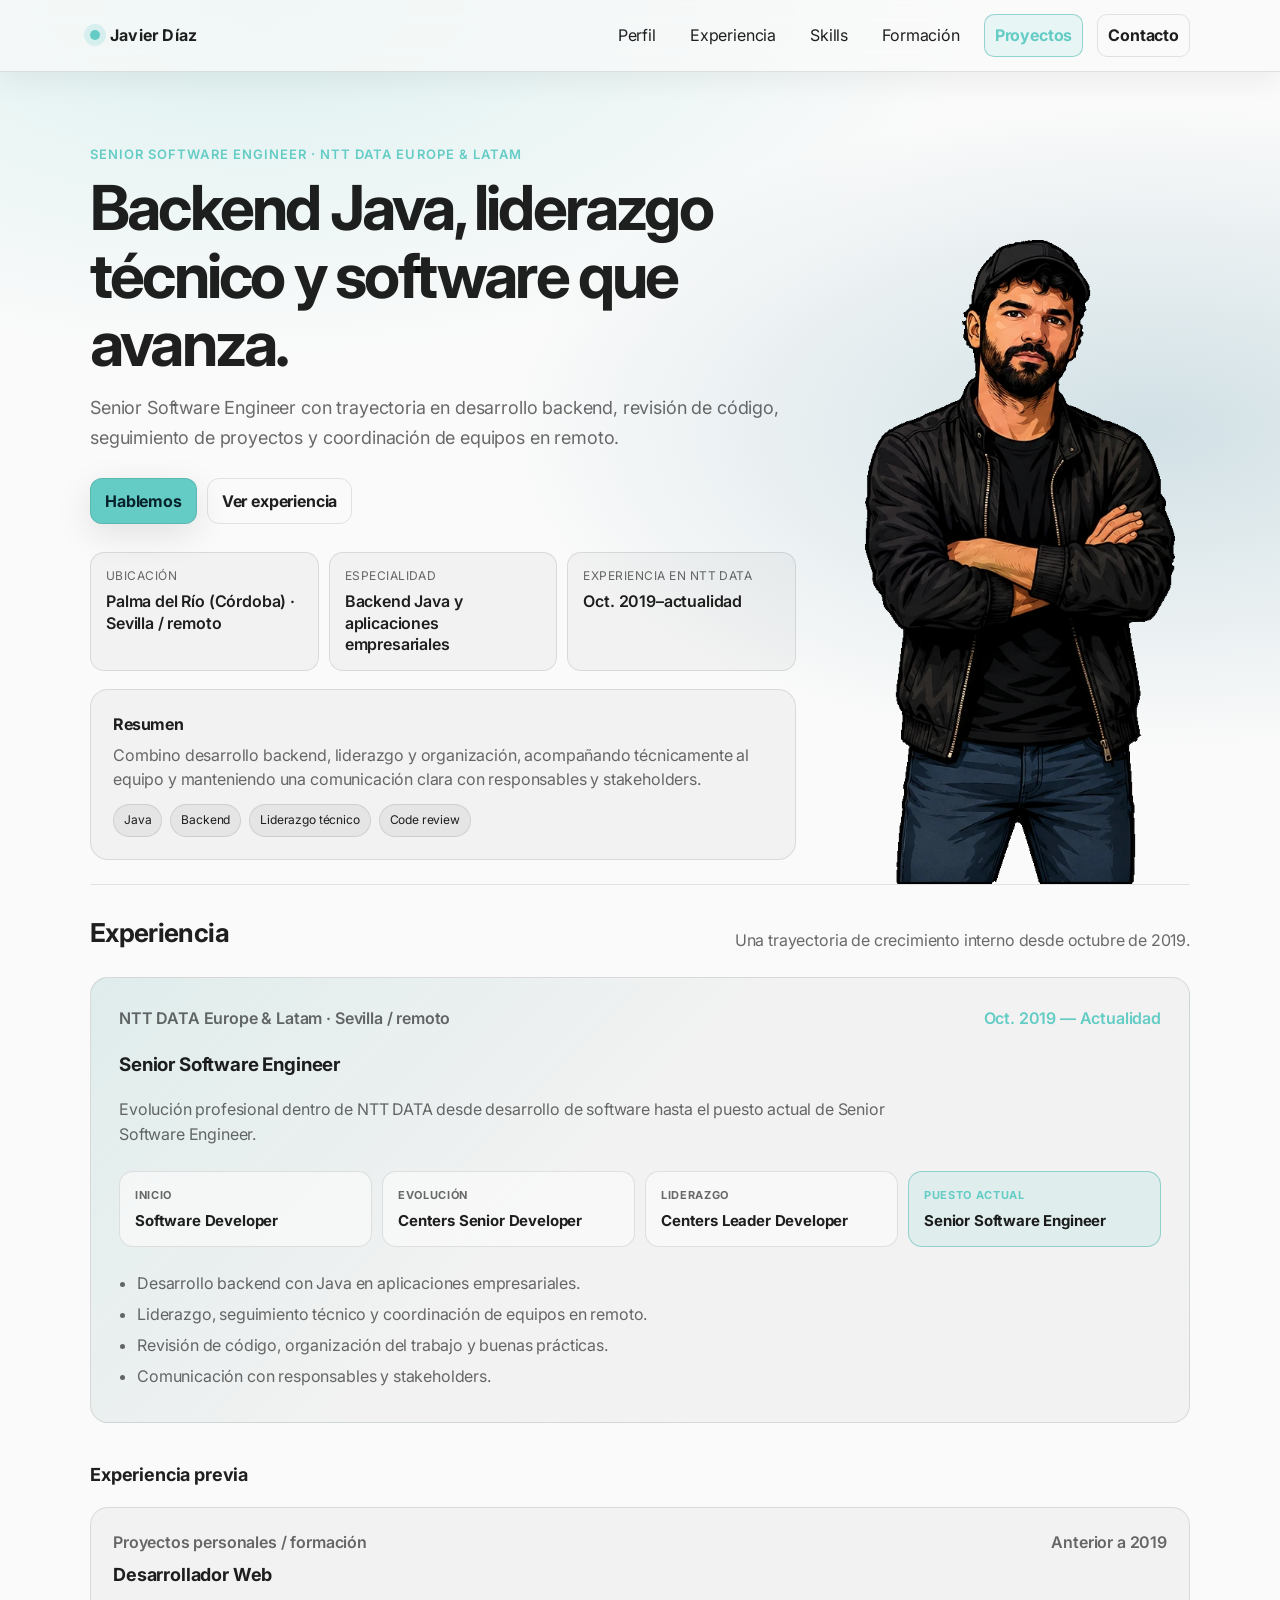
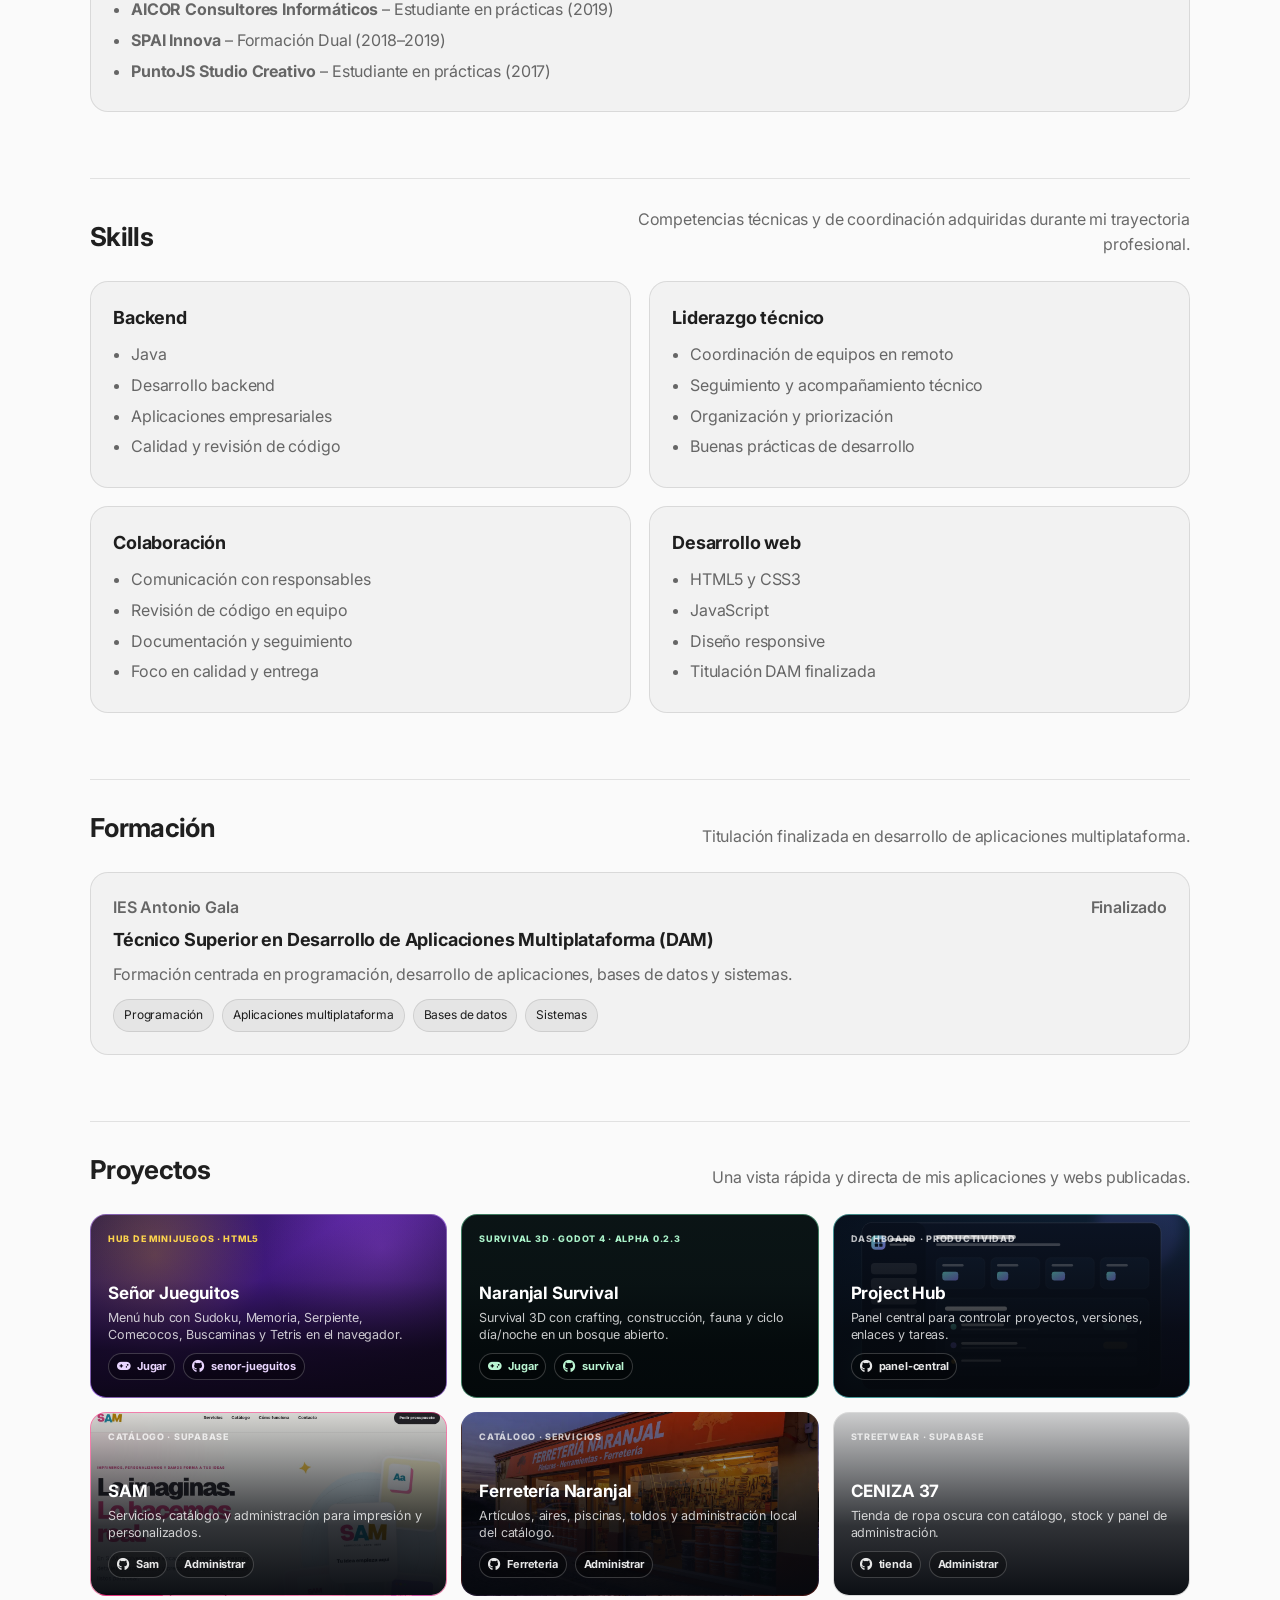
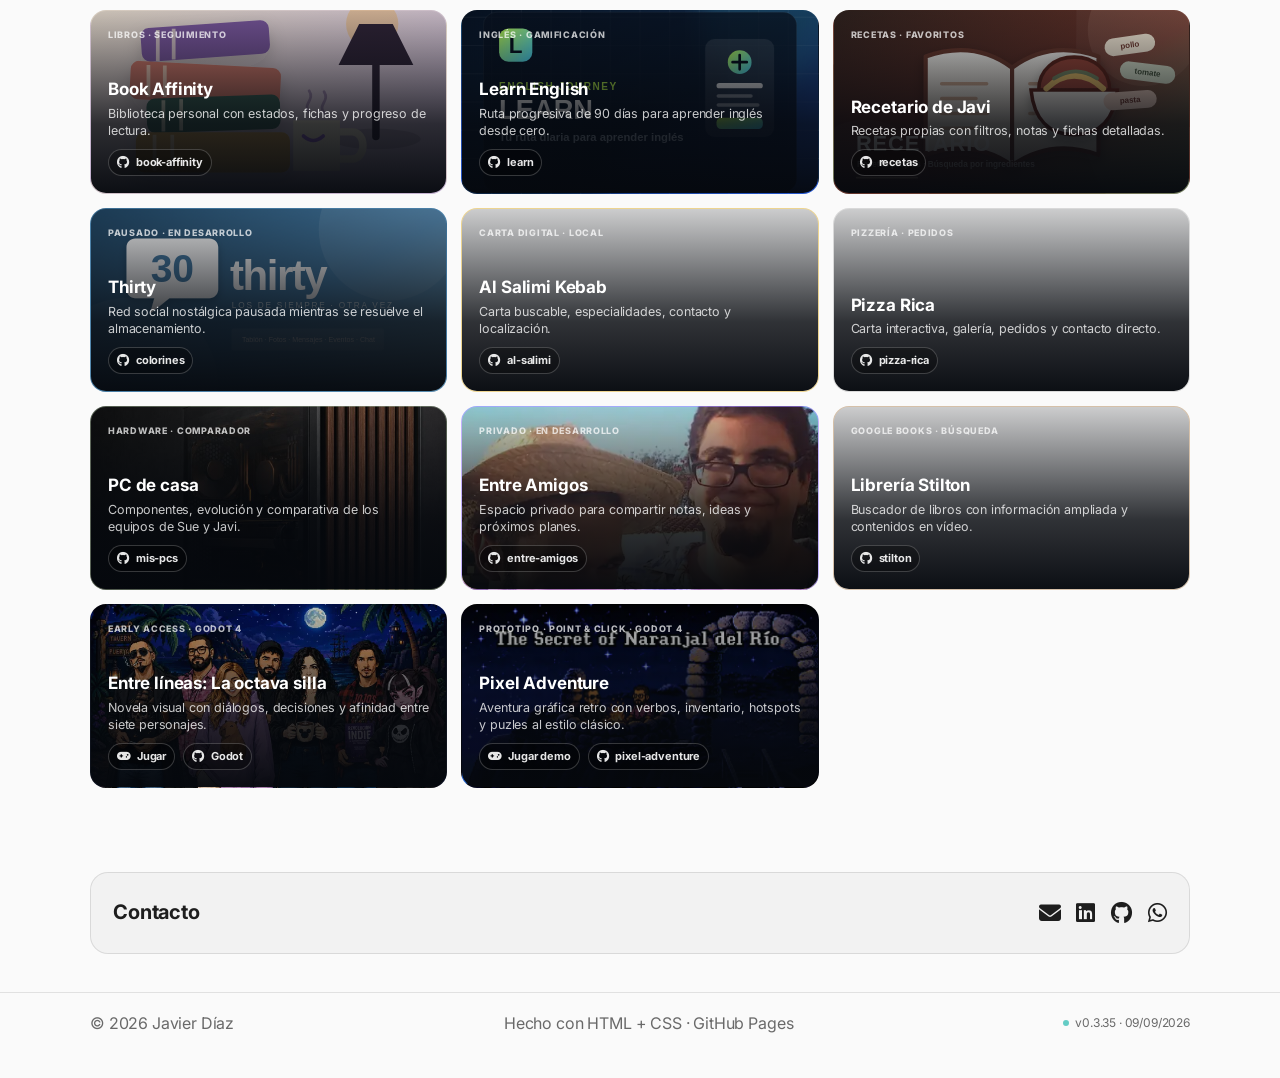
<file: index.html>
<!doctype html>
<html lang="es">
<head>
  <meta charset="utf-8" />
  <meta name="viewport" content="width=device-width, initial-scale=1" />
  <title>Javier Díaz — Senior Software Engineer</title>
  <meta name="description" content="Perfil profesional de Javier Díaz, Senior Software Engineer en NTT DATA Europe & Latam, con experiencia en backend Java, liderazgo técnico y coordinación de equipos." />
  <meta name="color-scheme" content="light dark" />
  <meta name="theme-color" content="#0b1020" />
  <meta name="application-version" content="0.3.35" />
  <link rel="manifest" href="manifest.webmanifest" />
  <link rel="preload" href="assets/icons/icon-512.png" as="image" type="image/png" fetchpriority="high" />
  <link rel="icon" type="image/png" sizes="32x32" href="assets/icons/favicon-32.png" />
  <link rel="icon" type="image/png" sizes="192x192" href="assets/icons/icon-192.png" />
  <link rel="apple-touch-icon" sizes="180x180" href="assets/icons/apple-touch-icon.png" />
  <link rel="preconnect" href="https://fonts.googleapis.com">
  <link rel="preconnect" href="https://fonts.gstatic.com" crossorigin>
  <link href="https://fonts.googleapis.com/css2?family=Inter:wght@400;500;600;700&display=swap" rel="stylesheet" media="print" onload="this.media='all'">
  <link rel="stylesheet" href="https://cdnjs.cloudflare.com/ajax/libs/font-awesome/6.5.0/css/all.min.css" media="print" onload="this.media='all'">
  <noscript>
    <link href="https://fonts.googleapis.com/css2?family=Inter:wght@400;500;600;700&display=swap" rel="stylesheet">
    <link rel="stylesheet" href="https://cdnjs.cloudflare.com/ajax/libs/font-awesome/6.5.0/css/all.min.css">
  </noscript>
  <link rel="stylesheet" href="styles.css?v=0.3.35" />
  <style>
    #proyectos .section__head p{max-width:520px}#proyectos .cards{grid-template-columns:repeat(3,minmax(0,1fr));gap:14px}#proyectos .proj{min-height:184px!important;padding:17px!important;border-radius:16px;background-position:center}#proyectos .proj::before{background:linear-gradient(180deg,rgba(5,8,13,.16) 0%,rgba(5,8,13,.82) 62%,rgba(5,8,13,.97) 100%)}#proyectos .proj>*:not(.proj__card-link){max-width:100%!important}#proyectos .proj__eyebrow{max-width:100%;margin-bottom:5px;overflow:hidden;color:rgba(255,255,255,.72);font-size:9px;letter-spacing:.08em;text-overflow:ellipsis;white-space:nowrap}#proyectos .proj h3{margin:auto 0 5px;font-size:17px;line-height:1.2}#proyectos .proj p{display:-webkit-box;margin:0;overflow:hidden;color:rgba(255,255,255,.78);font-size:12.5px;line-height:1.4;-webkit-box-orient:vertical;-webkit-line-clamp:2}#proyectos .proj .links{margin-top:9px;padding-top:0;gap:8px;font-size:11px}#proyectos .proj .links a{display:inline-flex;align-items:center;gap:6px;padding:4px 8px;border:1px solid rgba(255,255,255,.2);border-radius:999px;background:rgba(0,0,0,.3);color:rgba(255,255,255,.9)}#proyectos .repo-link i{font-size:13px}.proj--project-hub{border-color:rgba(110,231,216,.55);background-position:center}.proj--project-hub::before{background:linear-gradient(180deg,rgba(4,10,18,.08),rgba(4,10,18,.78) 58%,rgba(4,10,18,.97))}.proj--project-hub a{color:#8cf4e7}.footer__version{display:inline-flex;align-items:center;gap:6px;font-size:12px;white-space:nowrap}.footer__version::before{content:"";width:6px;height:6px;border-radius:50%;background:var(--accent)}
    @media(max-width:900px){#proyectos .cards{grid-template-columns:repeat(2,minmax(0,1fr))}}@media(max-width:560px){#proyectos .cards{grid-template-columns:minmax(0,1fr);gap:11px}#proyectos .proj{min-height:150px!important;padding:15px!important}#proyectos .proj h3{font-size:16px}}
  </style>
</head>
<body>
  <a class="skip" href="#contenido">Saltar al contenido</a>
  <header class="header"><div class="container header__inner"><div class="brand"><span class="brand__dot" aria-hidden="true"></span><span class="brand__name">Javier Díaz</span></div><nav class="nav" aria-label="Navegación principal"><a href="#perfil">Perfil</a><a href="#experiencia">Experiencia</a><a href="#skills">Skills</a><a href="#formacion">Formación</a><a class="nav__projects" href="#proyectos">Proyectos</a><a class="btn btn--ghost" href="#contacto">Contacto</a></nav></div></header>
  <main id="contenido" class="main">
    <section class="hero"><div class="container hero__grid"><div class="hero__text"><p class="kicker">Senior Software Engineer · NTT DATA Europe & Latam</p><h1>Backend Java, liderazgo técnico y software que avanza.</h1><p class="lead" id="perfil">Senior Software Engineer con trayectoria en desarrollo backend, revisión de código, seguimiento de proyectos y coordinación de equipos en remoto.</p><div class="hero__cta"><a class="btn" href="#contacto">Hablemos</a><a class="btn btn--ghost" href="#experiencia">Ver experiencia</a></div><ul class="meta" aria-label="Datos rápidos"><li><span class="meta__k">Ubicación</span><span class="meta__v">Palma del Río (Córdoba) · Sevilla / remoto</span></li><li><span class="meta__k">Especialidad</span><span class="meta__v">Backend Java y aplicaciones empresariales</span></li><li><span class="meta__k">Experiencia en NTT DATA</span><span class="meta__v">Oct. 2019–actualidad</span></li></ul><div class="card"><h2 class="card__title">Resumen</h2><p class="card__text">Combino desarrollo backend, liderazgo y organización, acompañando técnicamente al equipo y manteniendo una comunicación clara con responsables y stakeholders.</p><div class="chips" aria-label="Etiquetas"><span class="chip">Java</span><span class="chip">Backend</span><span class="chip">Liderazgo técnico</span><span class="chip">Code review</span></div></div></div><div class="hero__card" aria-label="Foto y resumen"><div class="avatar" role="img" aria-label="Foto de Javier Díaz"><img src="assets/icons/icon-512.png" alt="Ilustración de Javier Díaz tomando café" loading="eager" /></div></div></div></section>
    <section class="section" id="experiencia"><div class="container"><div class="section__head"><h2>Experiencia</h2><p>Una trayectoria de crecimiento interno desde octubre de 2019.</p></div><div class="timeline"><article class="item item--featured"><div class="item__meta item__meta--primary"><span class="item__where">NTT DATA Europe & Latam · Sevilla / remoto</span><span class="item__when item__duration">Oct. 2019 — Actualidad</span></div><h3>Senior Software Engineer</h3><p class="item__summary">Evolución profesional dentro de NTT DATA desde desarrollo de software hasta el puesto actual de Senior Software Engineer.</p><div class="role-history" aria-label="Evolución profesional dentro de NTT DATA"><div class="role"><span class="role__status">Inicio</span><h4>Software Developer</h4></div><div class="role"><span class="role__status">Evolución</span><h4>Centers Senior Developer</h4></div><div class="role"><span class="role__status">Liderazgo</span><h4>Centers Leader Developer</h4></div><div class="role role--current"><span class="role__status">Puesto actual</span><h4>Senior Software Engineer</h4></div></div><ul class="item__bullets"><li>Desarrollo backend con Java en aplicaciones empresariales.</li><li>Liderazgo, seguimiento técnico y coordinación de equipos en remoto.</li><li>Revisión de código, organización del trabajo y buenas prácticas.</li><li>Comunicación con responsables y stakeholders.</li></ul></article><h3 class="subsection-title">Experiencia previa</h3><article class="item"><div class="item__meta"><span class="item__where">Proyectos personales / formación</span><span class="item__when">Anterior a 2019</span></div><h3 class="item__title">Desarrollador Web</h3><ul class="item__bullets"><li><strong>AICOR Consultores Informáticos</strong> – Estudiante en prácticas (2019)</li><li><strong>SPAI Innova</strong> – Formación Dual (2018–2019)</li><li><strong>PuntoJS Studio Creativo</strong> – Estudiante en prácticas (2017)</li></ul></article></div></div></section>
    <section class="section" id="skills"><div class="container"><div class="section__head"><h2>Skills</h2><p>Competencias técnicas y de coordinación adquiridas durante mi trayectoria profesional.</p></div><div class="grid"><div class="panel"><h3>Backend</h3><ul class="list"><li>Java</li><li>Desarrollo backend</li><li>Aplicaciones empresariales</li><li>Calidad y revisión de código</li></ul></div><div class="panel"><h3>Liderazgo técnico</h3><ul class="list"><li>Coordinación de equipos en remoto</li><li>Seguimiento y acompañamiento técnico</li><li>Organización y priorización</li><li>Buenas prácticas de desarrollo</li></ul></div><div class="panel"><h3>Colaboración</h3><ul class="list"><li>Comunicación con responsables</li><li>Revisión de código en equipo</li><li>Documentación y seguimiento</li><li>Foco en calidad y entrega</li></ul></div><div class="panel"><h3>Desarrollo web</h3><ul class="list"><li>HTML5 y CSS3</li><li>JavaScript</li><li>Diseño responsive</li><li>Titulación DAM finalizada</li></ul></div></div></div></section>
    <section class="section" id="formacion"><div class="container"><div class="section__head"><h2>Formación</h2><p>Titulación finalizada en desarrollo de aplicaciones multiplataforma.</p></div><div class="timeline"><article class="item"><div class="item__meta"><span class="item__where">IES Antonio Gala</span><span class="item__when">Finalizado</span></div><h3 class="item__title">Técnico Superior en Desarrollo de Aplicaciones Multiplataforma (DAM)</h3><p class="card__text">Formación centrada en programación, desarrollo de aplicaciones, bases de datos y sistemas.</p><div class="chips" aria-label="Áreas de formación"><span class="chip">Programación</span><span class="chip">Aplicaciones multiplataforma</span><span class="chip">Bases de datos</span><span class="chip">Sistemas</span></div></article></div></div></section>
    <section class="section" id="proyectos"><div class="container"><div class="section__head"><h2>Proyectos</h2><p>Una vista rápida y directa de mis aplicaciones y webs publicadas.</p></div><div class="cards">
      <article class="proj proj--project-hub" style="background-image:url('assets/projects/project-hub.svg');background-size:cover;background-position:center;"><a class="proj__card-link" href="https://javidei.github.io/panel-central/" aria-label="Abrir Project Hub"></a><span class="proj__eyebrow">Dashboard · Productividad</span><h3>Project Hub</h3><p>Panel central para controlar proyectos, versiones, enlaces y tareas.</p><div class="links"><a class="repo-link" href="https://github.com/javidei/panel-central" aria-label="Abrir el repositorio de Project Hub"><i class="fa-brands fa-github" aria-hidden="true"></i><span>panel-central</span></a></div></article>
      <article class="proj proj--sam" style="background-image:url('assets/projects/sam.svg');"><a class="proj__card-link" href="https://javidei.github.io/Sam/" aria-label="Abrir la web de SAM"></a><span class="proj__eyebrow">Catálogo · Supabase</span><h3>SAM</h3><p>Servicios, catálogo y administración para impresión y personalizados.</p><div class="links"><a class="repo-link" href="https://github.com/javidei/Sam"><i class="fa-brands fa-github" aria-hidden="true"></i><span>Sam</span></a><a href="https://javidei.github.io/Sam/admin/">Administrar</a></div></article>
      <article class="proj proj--ferreteria" style="background-image:url('assets/projects/ferreteria.webp');background-size:cover;background-position:center;"><a class="proj__card-link" href="https://javidei.github.io/Ferreteria/" aria-label="Abrir Ferretería Naranjal"></a><span class="proj__eyebrow">Catálogo · Servicios</span><h3>Ferretería Naranjal</h3><p>Artículos, aires, piscinas, toldos y administración local del catálogo.</p><div class="links"><a class="repo-link" href="https://github.com/javidei/Ferreteria"><i class="fa-brands fa-github" aria-hidden="true"></i><span>Ferreteria</span></a><a href="https://javidei.github.io/Ferreteria/admin/">Administrar</a></div></article>
      <article class="proj proj--tienda" style="background-image:url('https://images.unsplash.com/photo-1529139574466-a303027c1d8b?auto=format&fit=crop&w=1200&q=80');background-size:cover;background-position:center 28%;"><a class="proj__card-link" href="https://javidei.github.io/tienda/" aria-label="Abrir CENIZA 37"></a><span class="proj__eyebrow">Streetwear · Supabase</span><h3>CENIZA 37</h3><p>Tienda de ropa oscura con catálogo, stock y panel de administración.</p><div class="links"><a class="repo-link" href="https://github.com/javidei/tienda"><i class="fa-brands fa-github" aria-hidden="true"></i><span>tienda</span></a><a href="https://javidei.github.io/tienda/admin/">Administrar</a></div></article>
      <article class="proj proj--book-affinity" style="background-image:url('assets/projects/book-affinity.svg');background-size:cover;background-position:center;"><a class="proj__card-link" href="https://javidei.github.io/book-affinity/" aria-label="Abrir Book Affinity"></a><span class="proj__eyebrow">Libros · Seguimiento</span><h3>Book Affinity</h3><p>Biblioteca personal con estados, fichas y progreso de lectura.</p><div class="links"><a class="repo-link" href="https://github.com/javidei/book-affinity"><i class="fa-brands fa-github" aria-hidden="true"></i><span>book-affinity</span></a></div></article>
      <article class="proj proj--learn" style="background-image:url('assets/projects/learn.svg');background-size:cover;background-position:center;"><a class="proj__card-link" href="https://javidei.github.io/learn/" aria-label="Abrir Learn English"></a><span class="proj__eyebrow">Inglés · Gamificación</span><h3>Learn English</h3><p>Ruta progresiva de 90 días para aprender inglés desde cero.</p><div class="links"><a class="repo-link" href="https://github.com/javidei/learn"><i class="fa-brands fa-github" aria-hidden="true"></i><span>learn</span></a></div></article>
      <article class="proj proj--recipes" style="background-image:url('assets/projects/recetas.svg');background-size:cover;background-position:center;"><a class="proj__card-link" href="https://javidei.github.io/recetas/" aria-label="Abrir Recetario de Javi"></a><span class="proj__eyebrow">Recetas · Favoritos</span><h3>Recetario de Javi</h3><p>Recetas propias con filtros, notas y fichas detalladas.</p><div class="links"><a class="repo-link" href="https://github.com/javidei/recetas"><i class="fa-brands fa-github" aria-hidden="true"></i><span>recetas</span></a></div></article>
      <article class="proj proj--thirty" style="background-image:url('assets/projects/thirty.svg');background-size:cover;background-position:center;"><a class="proj__card-link" href="https://javidei.github.io/colorines/" aria-label="Abrir Thirty, proyecto pausado"></a><span class="proj__eyebrow">Pausado · En desarrollo</span><h3>Thirty</h3><p>Red social nostálgica pausada mientras se resuelve el almacenamiento.</p><div class="links"><a class="repo-link" href="https://github.com/javidei/colorines"><i class="fa-brands fa-github" aria-hidden="true"></i><span>colorines</span></a></div></article>
      <article class="proj proj--kebab" style="background-image:url('https://lh3.googleusercontent.com/gps-cs-s/AHRPTWn3aeyMDX-p7IxaRjQhaWdDEYPdAyvUTlzg0_I8J0-Ng9DrOSJ9ZCrBL8nK9i843VmRvtdPxEyfIe-basSF3DTnQuKK46pq8HDMRLh2GYRahpBS34BRwc-ChJyUsdgjwjUhDHYKJ7Ip2b-r=w1400-h1050-k-no');"><a class="proj__card-link" href="https://javidei.github.io/al-salimi/" aria-label="Abrir Al Salimi Kebab"></a><span class="proj__eyebrow">Carta digital · Local</span><h3>Al Salimi Kebab</h3><p>Carta buscable, especialidades, contacto y localización.</p><div class="links"><a class="repo-link" href="https://github.com/javidei/al-salimi"><i class="fa-brands fa-github" aria-hidden="true"></i><span>al-salimi</span></a></div></article>
      <article class="proj" style="background-image:url('https://images.unsplash.com/photo-1513104890138-7c749659a591');"><a class="proj__card-link" href="https://javidei.github.io/pizza-rica/" aria-label="Abrir Pizza Rica"></a><span class="proj__eyebrow">Pizzería · Pedidos</span><h3>Pizza Rica</h3><p>Carta interactiva, galería, pedidos y contacto directo.</p><div class="links"><a class="repo-link" href="https://github.com/javidei/pizza-rica"><i class="fa-brands fa-github" aria-hidden="true"></i><span>pizza-rica</span></a></div></article>
      <article class="proj proj--pc" style="background-image:url('assets/projects/mis-pcs.jpg');"><a class="proj__card-link" href="https://javidei.github.io/mis-pcs/" aria-label="Abrir el comparador de PC"></a><span class="proj__eyebrow">Hardware · Comparador</span><h3>PC de casa</h3><p>Componentes, evolución y comparativa de los equipos de Sue y Javi.</p><div class="links"><a class="repo-link" href="https://github.com/javidei/mis-pcs"><i class="fa-brands fa-github" aria-hidden="true"></i><span>mis-pcs</span></a></div></article>
      <article class="proj proj--amigos" style="background-image:url('assets/projects/entre-amigos.svg');background-size:cover;background-position:center 40%;background-repeat:no-repeat;"><a class="proj__card-link" href="https://javidei.github.io/entre-amigos/" aria-label="Abrir Entre Amigos"></a><span class="proj__eyebrow">Privado · En desarrollo</span><h3>Entre Amigos</h3><p>Espacio privado para compartir notas, ideas y próximos planes.</p><div class="links"><a class="repo-link" href="https://github.com/javidei/entre-amigos"><i class="fa-brands fa-github" aria-hidden="true"></i><span>entre-amigos</span></a></div></article>
      <article class="proj proj--stilton" style="background-image:url('https://images.unsplash.com/photo-1507842217343-583bb7270b66');"><a class="proj__card-link" href="https://javidei.github.io/stilton/" aria-label="Abrir la librería Stilton"></a><span class="proj__eyebrow">Google Books · Búsqueda</span><h3>Librería Stilton</h3><p>Buscador de libros con información ampliada y contenidos en vídeo.</p><div class="links"><a class="repo-link" href="https://github.com/javidei/stilton"><i class="fa-brands fa-github" aria-hidden="true"></i><span>stilton</span></a></div></article>
    </div></div></section>
    <section class="section section--tight" id="contacto"><div class="container"><div class="contact"><div class="contact__box"><h2>Contacto</h2><div class="contact__icons"><a href="mailto:javyspot@gmail.com" aria-label="Email" target="_blank" rel="noopener noreferrer"><i class="fa-solid fa-envelope"></i></a><a href="https://www.linkedin.com/in/javier-d%C3%ADaz-a8b126189" aria-label="LinkedIn" target="_blank" rel="noopener noreferrer"><i class="fa-brands fa-linkedin"></i></a><a href="https://github.com/javidei/cvitae" aria-label="GitHub" target="_blank" rel="noopener noreferrer"><i class="fa-brands fa-github"></i></a></div></div></div></div></section>
    <footer class="footer"><div class="container footer__inner"><span>© <span id="year"></span> Javier Díaz</span><span class="muted">Hecho con HTML + CSS · GitHub Pages</span><span class="footer__version" title="Publicada el 9 de septiembre de 2026">v0.3.35 · 09/09/2026</span></div></footer>
  </main>
  <script>
    document.getElementById('year').textContent=new Date().getFullYear();if('serviceWorker'in navigator){addEventListener('load',()=>navigator.serviceWorker.register('./service-worker.js?v=0.3.35',{scope:'./',updateViaCache:'none'}).then(r=>r.update()).catch(()=>{}))}
  </script>
  <script src="./otome-card.js?v=0.3.35"></script>
  <script src="./pixel-adventure-card.js?v=0.3.35"></script>
  <script src="./survival-card.js?v=0.3.35"></script>
  <script src="./senor-jueguitos-card.js?v=0.3.35"></script>
</body>
</html>
</file>
<file: styles.css>
/* Minimal CV — Javier Díaz
   Sustituye variables y enlaces según necesites. */

:root{
  --bg: #0b0c0f;
  --card: rgba(255,255,255,.06);
  --card2: rgba(255,255,255,.04);
  --text: rgba(255,255,255,.92);
  --muted: rgba(255,255,255,.65);
  --line: rgba(255,255,255,.12);
  --accent: #64ccc5;
  --shadow: 0 10px 35px rgba(0,0,0,.35);
  --radius: 18px;
  --max: 1100px;
}

/* Light mode (automático) */
@media (prefers-color-scheme: light){
  :root{
    --bg: #fafafa;
    --card: rgba(0,0,0,.05);
    --card2: rgba(0,0,0,.03);
    --text: rgba(0,0,0,.88);
    --muted: rgba(0,0,0,.58);
    --line: rgba(0,0,0,.10);
    --shadow: 0 10px 35px rgba(0,0,0,.10);
  }
}

*{ box-sizing: border-box; }
html{ scroll-behavior: smooth; }
body{
  margin:0;
  font-family: Inter, system-ui, -apple-system, Segoe UI, Roboto, Arial, sans-serif;
  background: radial-gradient(1200px 600px at 20% 0%, rgba(100,204,197,.20), transparent 60%),
              radial-gradient(1000px 500px at 90% 10%, rgba(23,107,135,.18), transparent 65%),
              var(--bg);
  color: var(--text);
  line-height: 1.55;
}

a{ color: inherit; text-decoration: none; }
a:hover{ text-decoration: underline; text-underline-offset: 4px; }

.container{
  width: min(var(--max), calc(100% - 40px));
  margin: 0 auto;
}

.skip{
  position: absolute;
  left: -999px;
  top: 10px;
  padding: 10px 12px;
  background: var(--card);
  border: 1px solid var(--line);
  border-radius: 12px;
}
.skip:focus{ left: 16px; z-index: 999; }

.header{
  position: sticky;
  top: 0;
  backdrop-filter: blur(12px);
  -webkit-backdrop-filter: blur(12px);
  border-bottom: 1px solid var(--line);
  background: color-mix(in srgb, var(--bg) 70%, transparent);
  z-index: 50;
}
.header__inner{
  display:flex;
  align-items:center;
  justify-content: space-between;
  padding: 14px 0;
  gap: 16px;
}

.brand{
  display:flex;
  align-items:center;
  gap: 10px;
  font-weight: 700;
  letter-spacing: .2px;
}
.brand__dot{
  width: 10px; height: 10px;
  border-radius: 50%;
  background: var(--accent);
  box-shadow: 0 0 0 6px color-mix(in srgb, var(--accent) 20%, transparent);
}
.nav{
  display:flex;
  align-items:center;
  gap: 14px;
  flex-wrap: wrap;
  justify-content: flex-end;
}
.nav a{
  padding: 8px 10px;
  border-radius: 10px;
}
.nav a:hover{
  background: var(--card2);
  text-decoration: none;
}

.btn{
  display:inline-flex;
  align-items:center;
  justify-content:center;
  padding: 10px 14px;
  border-radius: 12px;
  border: 1px solid var(--line);
  background: var(--accent);
  color: #06222a;
  font-weight: 700;
  text-decoration: none !important;
  box-shadow: var(--shadow);
}
.btn--ghost{
  background: transparent;
  color: var(--text);
  box-shadow: none;
}

.main{ padding-bottom: 36px; }

.hero{ padding: 46px 0 24px; }
.hero__grid{
  display:grid;
  grid-template-columns: 1.4fr .9fr;
  gap: 26px;
  align-items: start;
}
.kicker{
  margin:0 0 10px;
  color: var(--muted);
  font-weight: 600;
}
h1{
  margin: 0 0 14px;
  font-size: clamp(28px, 3.2vw, 42px);
  line-height: 1.1;
}
.lead{
  margin: 0 0 18px;
  color: var(--muted);
  font-size: 16px;
}

.hero__cta{ display:flex; gap: 10px; flex-wrap: wrap; }

.meta{
  list-style: none;
  padding: 0;
  margin: 18px 0 0;
  border-top: 1px solid var(--line);
}
.meta li{
  display:flex;
  justify-content: space-between;
  gap: 14px;
  padding: 10px 0;
  border-bottom: 1px solid var(--line);
}
.meta__k{ color: var(--muted); }
.meta__v{ font-weight: 600; }

.hero__card{
  display:grid;
  gap: 14px;
}

.avatar{
  border-radius: var(--radius);
  overflow: hidden;
  border: 1px solid var(--line);
  background: var(--card2);
  box-shadow: var(--shadow);
}
.avatar img{
  width: 100%;
  height: auto;
  display:block;
  /* Pequeña mejora visual sin “filtros raros” */
  filter: contrast(1.05) saturate(1.02);
}

.card{ background: var(--card); }
.card__title{ margin: 0 0 6px; font-size: 16px; }
.card__text{ margin: 0 0 12px; color: var(--muted); }
.card__link{ display:inline-block; margin-top: 6px; color: var(--text); font-weight: 700; }

.section{ padding: 44px 0 10px; }
.section--tight{ padding: 34px 0 10px; }

.section__head{
  display:flex;
  align-items: baseline;
  justify-content: space-between;
  gap: 18px;
  flex-wrap: wrap;
  border-top: 1px solid var(--line);
  padding-top: 22px;
}
.section__head h2{ margin: 0; font-size: 20px; }
.section__head p{ margin: 0; color: var(--muted); }

.timeline{
  margin-top: 18px;
  display:grid;
  gap: 14px;
}
.item{ }
.item__meta{
  display:flex;
  justify-content: space-between;
  gap: 10px;
  flex-wrap: wrap;
  color: var(--muted);
  font-weight: 600;
  margin-bottom: 6px;
}
.item__title{ margin: 0 0 8px; font-size: 18px; }
.item__bullets{
  margin: 0;
  padding-left: 18px;
  color: var(--muted);
}
.item__bullets li{ margin: 6px 0; }

.grid{
  margin-top: 18px;
  display:grid;
  grid-template-columns: repeat(2, minmax(0, 1fr));
  gap: 14px;
}
.panel{ }
.panel h3{ margin: 0 0 10px; font-size: 16px; }
.list{
  margin:0;
  padding-left: 18px;
  color: var(--muted);
}
.list li{ margin: 6px 0; }

.cards{
  margin-top: 18px;
  display:grid;
  grid-template-columns: repeat(2, minmax(0, 1fr));
  gap: 14px;
}
.proj{ }
.proj h3{ margin: 0 0 8px; font-size: 16px; }
.proj p{ margin: 0 0 12px; color: var(--muted); }
.muted{ color: var(--muted); }
.small{ font-size: 12px; }

.chips{ display:flex; flex-wrap: wrap; gap: 8px; }
.chip{
  font-size: 12px;
  padding: 6px 10px;
  border-radius: 999px;
  border: 1px solid var(--line);
  background: var(--card);
}
.links{ display:flex; gap: 12px; margin-top: 10px; }
.links a{ font-weight: 700; }

.contact{
  margin-top: 18px;
  display:grid;
  grid-template-columns: 1fr;
  gap: 14px;
  align-items: start;
}

.footer{
  margin-top: 34px;
  border-top: 1px solid var(--line);
  padding: 18px 0 6px;
  color: var(--muted);
}
.footer__inner{
  display:flex;
  justify-content: space-between;
  flex-wrap: wrap;
  gap: 10px;
}

@media (max-width: 920px){
  .hero__grid{ grid-template-columns: 1fr; }
  .grid{ grid-template-columns: 1fr; }
  .contact{ grid-template-columns: 1fr; }
}
.card, .item, .panel, .proj, .contact__box {
  border: 1px solid var(--line);
  border-radius: var(--radius);
  padding: 16px;
  background: var(--card2);
}

.contact__box{
  display:flex;
  gap:16px;
  font-size:22px;
  justify-content: space-between;
  align-items: center;
}
.contact__box h2{ margin: 0; font-size: 20px; }
.contact__icons{ display:flex; gap:16px; }
.contact__box a{
  color: inherit;
}
.contact__box a:hover{opacity:.75}

.proj {
  position: relative;
  padding: 2rem;
  border-radius: 12px;
  color: white;
  overflow: hidden;
  background-size: cover;
  background-position: center;
}

.proj::before {
  content: "";
  position: absolute;
  inset: 0;
  background: rgba(0, 0, 0, 0.65); /* oscurece la imagen */
  z-index: 0;
}

.proj > * {
  position: relative;
  z-index: 1;
}

.proj a {
  color: #64CCC5;
}

.proj p,
.proj .muted {
  color: rgba(255, 255, 255, .82);
}

.proj--colorines {
  border-color: rgba(236, 134, 169, .58);
  background-color: #f8dbe8;
  background-repeat: no-repeat;
  background-size: min(52%, 260px);
  background-position: right 22px center;
}

.proj--colorines::before {
  background: linear-gradient(90deg, rgba(17, 18, 25, .97) 0%, rgba(17, 18, 25, .93) 54%, rgba(17, 18, 25, .3) 100%);
}

.proj--colorines p,
.proj--colorines .chips {
  max-width: 72%;
}

.proj--sam {
  border-color: rgba(232, 51, 124, .62);
  background-color: #f8c93f;
  background-position: center center;
}

.proj--sam::before {
  background: linear-gradient(100deg, rgba(26, 22, 28, .97) 0%, rgba(26, 22, 28, .9) 55%, rgba(26, 22, 28, .34) 100%);
}

.proj--sam a {
  color: #ffd34e;
}

.proj--sam .proj__eyebrow {
  color: #ff91bc;
}

.proj--sam p,
.proj--sam .chips {
  max-width: 82%;
}

.proj--kebab {
  border-color: rgba(232, 181, 47, .5);
  background-position: center 34%;
}

.proj--kebab::before {
  background: linear-gradient(135deg, rgba(117, 20, 22, .9), rgba(24, 12, 9, .72));
}

.proj--kebab a {
  color: #f7d66e;
}

.proj--stilton {
  border-color: rgba(183, 142, 97, .5);
  background-position: center 48%;
}

.proj--stilton::before {
  background: linear-gradient(135deg, rgba(39, 24, 18, .9), rgba(9, 15, 20, .7));
}

.proj--stilton a {
  color: #e7c58d;
}

.proj--amigos {
  min-height: 245px;
  border-color: rgba(154, 125, 255, .58);
  background:
    radial-gradient(circle at 88% 20%, rgba(255, 187, 92, .95) 0 7%, transparent 7.5%),
    radial-gradient(circle at 78% 43%, rgba(100, 204, 197, .9) 0 10%, transparent 10.5%),
    radial-gradient(circle at 94% 67%, rgba(239, 112, 155, .85) 0 13%, transparent 13.5%),
    linear-gradient(135deg, #19152e, #312660 60%, #222b55);
}

.proj--amigos::before {
  background: linear-gradient(90deg, rgba(13, 12, 25, .98) 0%, rgba(20, 18, 38, .84) 58%, rgba(20, 18, 38, .18) 100%);
}

.proj--amigos p,
.proj--amigos .chips {
  max-width: 78%;
}

.proj__eyebrow {
  display: inline-block;
  margin-bottom: 10px;
  color: #d9ceff;
  font-size: 11px;
  font-weight: 800;
  letter-spacing: .1em;
  text-transform: uppercase;
}

/* CV layout refinement 2026 */
:root{
  --accent-soft: color-mix(in srgb, var(--accent) 13%, transparent);
  --surface: color-mix(in srgb, var(--bg) 88%, white 12%);
}

body{
  font-size: 16px;
  letter-spacing: -.01em;
}

.header{
  box-shadow: 0 8px 30px rgba(0,0,0,.06);
}

.header__inner{
  min-height: 68px;
}

.hero{
  padding: 72px 0 34px;
}

.hero__grid{
  grid-template-columns: minmax(0, 1.35fr) minmax(280px, .65fr);
  gap: 54px;
  align-items: center;
}

.hero__text{
  min-width: 0;
}

.kicker{
  color: var(--accent);
  font-size: 13px;
  letter-spacing: .08em;
  text-transform: uppercase;
}

h1{
  max-width: 760px;
  font-size: clamp(38px, 5vw, 62px);
  letter-spacing: -.045em;
}

.lead{
  max-width: 720px;
  font-size: 18px;
  line-height: 1.7;
}

.hero__cta{
  margin-top: 24px;
}

.meta{
  display: grid;
  grid-template-columns: repeat(3, minmax(0, 1fr));
  gap: 10px;
  margin-top: 28px;
  border: 0;
}

.meta li{
  min-width: 0;
  flex-direction: column;
  align-items: flex-start;
  justify-content: flex-start;
  gap: 5px;
  padding: 14px 15px;
  border: 1px solid var(--line);
  border-radius: 14px;
  background: var(--card2);
}

.meta__k{
  font-size: 12px;
  letter-spacing: .04em;
  text-transform: uppercase;
}

.meta__v{
  line-height: 1.35;
}

.avatar{
  aspect-ratio: 4 / 5;
}

.avatar img{
  width: 100%;
  height: 100%;
  object-fit: cover;
  object-position: center;
}

.card{
  margin-top: 18px;
}

.card, .item, .panel, .proj, .contact__box{
  padding: 22px;
}

.card__title,
.section__head h2{
  letter-spacing: -.025em;
}

.section{
  padding: 62px 0 4px;
}

.section__head{
  align-items: flex-end;
  padding-top: 28px;
}

.section__head h2{
  font-size: 26px;
}

.section__head p{
  max-width: 640px;
  text-align: right;
}

.timeline,
.grid,
.cards{
  margin-top: 24px;
  gap: 18px;
}

.item--featured{
  padding: 28px;
  background:
    linear-gradient(135deg, var(--accent-soft), transparent 45%),
    var(--card2);
}

.item__meta--primary{
  margin-bottom: 12px;
}

.item__duration{
  color: var(--accent);
}

.item__summary{
  max-width: 820px;
  margin: 0 0 22px;
  color: var(--muted);
}

.role-history{
  position: relative;
  display: grid;
  grid-template-columns: repeat(4, minmax(0, 1fr));
  gap: 10px;
  margin: 24px 0;
}

.role{
  min-width: 0;
  padding: 15px;
  border: 1px solid var(--line);
  border-radius: 14px;
  background: color-mix(in srgb, var(--bg) 72%, transparent);
}

.role--current{
  border-color: color-mix(in srgb, var(--accent) 55%, var(--line));
  background: var(--accent-soft);
}

.role__status{
  display: block;
  margin-bottom: 7px;
  color: var(--muted);
  font-size: 11px;
  font-weight: 700;
  letter-spacing: .06em;
  text-transform: uppercase;
}

.role--current .role__status{
  color: var(--accent);
}

.role h4{
  margin: 0;
  font-size: 15px;
  line-height: 1.35;
}

.subsection-title{
  margin: 20px 0 0;
  font-size: 18px;
}

.panel{
  min-height: 190px;
}

.panel h3{
  font-size: 18px;
}

.proj{
  display: flex;
  min-height: 300px;
  flex-direction: column;
  padding: 26px;
}

.proj h3{
  font-size: 20px;
}

.proj .links{
  margin-top: auto;
  padding-top: 20px;
}

.contact__box{
  min-height: 82px;
}

@media (max-width: 920px){
  .hero{
    padding-top: 46px;
  }

  .hero__grid{
    gap: 30px;
  }

  .avatar{
    width: min(100%, 460px);
    margin: 0 auto;
  }

  .section__head p{
    text-align: left;
  }

  .role-history{
    grid-template-columns: repeat(2, minmax(0, 1fr));
  }
}

@media (max-width: 640px){
  .container{
    width: min(var(--max), calc(100% - 28px));
  }

  .header__inner{
    align-items: flex-start;
  }

  .nav{
    gap: 4px;
    font-size: 13px;
  }

  .nav a{
    padding: 7px 8px;
  }

  h1{
    font-size: clamp(34px, 11vw, 46px);
  }

  .lead{
    font-size: 16px;
  }

  .meta,
  .role-history{
    grid-template-columns: 1fr;
  }

  .section{
    padding-top: 48px;
  }

  .section__head{
    align-items: flex-start;
    flex-direction: column;
    gap: 8px;
  }

  .card, .item, .panel, .proj, .contact__box{
    padding: 18px;
  }

  .contact__box{
    align-items: flex-start;
    flex-direction: column;
  }
}

/* Responsive móvil reforzado · 2026 */
html,
body {
  max-width: 100%;
  overflow-x: hidden;
}

img {
  max-width: 100%;
}

.hero__text,
.hero__card,
.section__head,
.item,
.panel,
.proj,
.contact__box {
  min-width: 0;
}

.meta__v,
.item__where,
.item__when,
.proj p,
.contact__box,
.contact__box a {
  overflow-wrap: anywhere;
}

.links {
  flex-wrap: wrap;
}

@media (max-width: 760px) {
  html {
    scroll-padding-top: 118px;
  }

  .header__inner {
    min-height: auto;
    padding: 10px 0 0;
    flex-direction: column;
    align-items: stretch;
    gap: 6px;
  }

  .brand {
    min-height: 42px;
    padding-inline: 4px;
  }

  .nav {
    width: 100%;
    padding-bottom: 10px;
    flex-wrap: nowrap;
    justify-content: flex-start;
    gap: 4px;
    overflow-x: auto;
    overscroll-behavior-inline: contain;
    scrollbar-width: none;
  }

  .nav::-webkit-scrollbar {
    display: none;
  }

  .nav a {
    min-height: 44px;
    padding-inline: 10px;
    display: inline-flex;
    flex: 0 0 auto;
    align-items: center;
  }

  .hero {
    padding-top: 38px;
  }

  .hero__grid {
    grid-template-columns: minmax(0, 1fr);
    gap: 28px;
  }

  .hero__cta .btn {
    min-height: 46px;
  }

  .avatar {
    width: min(100%, 410px);
  }

  .meta {
    grid-template-columns: 1fr;
  }

  .role-history {
    grid-template-columns: 1fr;
  }

  .cards,
  .grid {
    grid-template-columns: minmax(0, 1fr);
  }

  .proj {
    min-height: 270px;
  }

  .proj--colorines {
    background-size: min(52%, 230px);
    background-position: right 14px center;
  }

  .proj--sam {
    background-position: 64% center;
  }

  .section__head {
    align-items: flex-start;
    flex-direction: column;
    gap: 8px;
  }

  .section__head p {
    max-width: none;
    text-align: left;
  }
}

@media (max-width: 480px) {
  .container {
    width: calc(100% - 24px);
  }

  .nav {
    font-size: 12px;
  }

  h1 {
    font-size: clamp(33px, 11.5vw, 44px);
    line-height: 1.08;
  }

  .lead {
    font-size: 15px;
    line-height: 1.65;
  }

  .hero__cta {
    display: grid;
    grid-template-columns: 1fr 1fr;
  }

  .hero__cta .btn {
    padding-inline: 10px;
    text-align: center;
  }

  .meta li {
    padding: 13px;
  }

  .section {
    padding-top: 44px;
  }

  .section__head h2 {
    font-size: 24px;
  }

  .item__meta {
    align-items: flex-start;
    flex-direction: column;
  }

  .card,
  .item,
  .panel,
  .proj,
  .contact__box {
    padding: 16px;
  }

  .item--featured {
    padding: 18px;
  }

  .role {
    padding: 13px;
  }

  .proj {
    min-height: 250px;
  }

  .proj--colorines {
    background-size: 190px;
    background-position: right 8px center;
  }

  .proj--colorines::before {
    background: linear-gradient(90deg, rgba(17, 18, 25, .98) 0%, rgba(17, 18, 25, .94) 62%, rgba(17, 18, 25, .48) 100%);
  }

  .proj--colorines p,
  .proj--colorines .chips {
    max-width: 82%;
  }

  .proj--sam::before {
    background: linear-gradient(100deg, rgba(26, 22, 28, .98) 0%, rgba(26, 22, 28, .92) 66%, rgba(26, 22, 28, .52) 100%);
  }

  .proj--sam p,
  .proj--sam .chips {
    max-width: 92%;
  }

  .contact__box {
    min-height: 0;
    align-items: flex-start;
    flex-direction: column;
  }

  .contact__icons {
    width: 100%;
    justify-content: flex-start;
    gap: 22px;
  }

  .contact__icons a {
    min-width: 44px;
    min-height: 44px;
    display: inline-grid;
    place-items: center;
  }

  .footer__inner {
    align-items: flex-start;
    flex-direction: column;
  }
}


/* Proyecto comparador de PC */
.proj--pc {
  border-color: rgba(132, 148, 126, .58);
  background-position: center 52%;
}

.proj--pc::before {
  background: linear-gradient(135deg, rgba(10, 13, 11, .91), rgba(10, 13, 11, .58));
}

.proj--pc a {
  color: #b9c9b2;
}

/* Tarjetas de proyecto completamente pulsables */
.proj {
  cursor: pointer;
  transition: transform .2s ease, border-color .2s ease, box-shadow .2s ease;
}

.proj:hover,
.proj:focus-within {
  transform: translateY(-3px);
  border-color: color-mix(in srgb, var(--accent) 62%, var(--line));
  box-shadow: 0 18px 42px rgba(0, 0, 0, .34);
}

.proj__card-link {
  position: absolute;
  inset: 0;
  z-index: 2;
  border-radius: inherit;
}

.proj__card-link:hover {
  text-decoration: none;
}

.proj__card-link:focus-visible {
  outline: 3px solid var(--accent);
  outline-offset: -4px;
}

.proj .links {
  position: relative;
  z-index: 3;
  width: fit-content;
}

@media (prefers-reduced-motion: reduce) {
  .proj {
    transition: none;
  }

  .proj:hover,
  .proj:focus-within {
    transform: none;
  }
}

/* Retrato principal circular */
.hero__card{
  justify-items: center;
}

.avatar{
  width: min(100%, 360px);
  aspect-ratio: 1;
  border-radius: 50%;
  background: #000;
  box-shadow: 0 24px 70px rgba(0, 0, 0, .28);
}

.avatar img{
  object-fit: cover;
  object-position: center;
  filter: none;
}

@media (max-width: 920px){
  .hero__card{
    order: -1;
  }

  .avatar{
    width: min(72vw, 340px);
  }
}

@media (max-width: 640px){
  .avatar{
    width: min(78vw, 300px);
  }
}

/* Navegación principal: Proyectos destacado y menú móvil completo */
.nav__projects {
  border: 1px solid color-mix(in srgb, var(--accent) 58%, var(--line));
  background: var(--accent-soft);
  color: var(--accent);
  font-weight: 700;
}

.nav__projects:hover,
.nav__projects:focus-visible {
  background: color-mix(in srgb, var(--accent) 22%, transparent);
}

@media (max-width: 760px) {
  html {
    scroll-padding-top: 170px;
  }

  .nav {
    display: grid;
    grid-template-columns: repeat(3, minmax(0, 1fr));
    gap: 6px;
    padding-bottom: 12px;
    overflow: visible;
  }

  .nav a {
    width: 100%;
    min-width: 0;
    min-height: 42px;
    padding: 8px 4px;
    justify-content: center;
    text-align: center;
    white-space: nowrap;
  }

  .nav__projects {
    box-shadow: inset 0 0 0 1px color-mix(in srgb, var(--accent) 18%, transparent);
  }
}

@media (max-width: 360px) {
  .nav {
    gap: 4px;
    font-size: 11px;
  }

  .nav a {
    padding-inline: 2px;
  }
}


/* Pantalla de bienvenida de la PWA */
.app-standalone body.is-splashing {
  overflow: hidden;
}

.app-splash {
  position: fixed;
  inset: 0;
  z-index: 1000;
  display: none;
  padding:
    max(20px, env(safe-area-inset-top))
    20px
    max(20px, env(safe-area-inset-bottom));
  overflow: hidden;
  background:
    radial-gradient(circle at 50% 48%, rgba(100, 204, 197, .15), transparent 24%),
    radial-gradient(circle at 50% 48%, rgba(23, 107, 135, .16), transparent 48%),
    #0b1020;
  color: rgba(255, 255, 255, .96);
  opacity: 1;
  visibility: visible;
  transition: opacity .32s ease, visibility .32s ease;
  isolation: isolate;
}

.app-splash::before,
.app-splash::after {
  content: "";
  position: absolute;
  border-radius: 50%;
  pointer-events: none;
}

.app-splash::before {
  width: min(80vw, 460px);
  aspect-ratio: 1;
  border: 1px solid rgba(100, 204, 197, .09);
  box-shadow:
    0 0 0 28px rgba(100, 204, 197, .025),
    0 0 0 64px rgba(100, 204, 197, .018);
}

.app-splash::after {
  right: -110px;
  bottom: -150px;
  width: 320px;
  aspect-ratio: 1;
  background: rgba(100, 204, 197, .035);
  filter: blur(2px);
}

.app-standalone .app-splash {
  display: grid;
  place-items: center;
}

.app-splash--hidden {
  opacity: 0;
  visibility: hidden;
  pointer-events: none;
}

.app-splash__content {
  position: relative;
  z-index: 1;
  width: min(100%, 390px);
  min-height: 330px;
  display: grid;
  grid-template-rows: 170px auto;
  justify-items: center;
  align-content: center;
  text-align: center;
}

.app-splash__avatar {
  width: 156px;
  height: 156px;
  aspect-ratio: 1;
  display: block;
  align-self: center;
  border: 3px solid rgba(255, 255, 255, .08);
  border-radius: 50%;
  object-fit: cover;
  object-position: center;
  background: #070a12;
  box-shadow:
    0 0 0 8px rgba(100, 204, 197, .08),
    0 22px 55px rgba(0, 0, 0, .38);
  animation: splash-avatar-in .55s cubic-bezier(.2, .8, .2, 1) both;
}

.app-splash__identity {
  display: flex;
  flex-direction: column;
  align-items: center;
  opacity: 0;
  transform: translateY(8px);
  animation: splash-identity-in .42s ease .2s forwards;
}

.app-splash__eyebrow {
  margin-top: 18px;
  color: rgba(255, 255, 255, .5);
  font-size: 10px;
  font-weight: 700;
  letter-spacing: .22em;
  text-transform: uppercase;
}

.app-splash__name {
  margin: 7px 0 2px;
  font-size: clamp(26px, 7vw, 32px);
  font-weight: 650;
  line-height: 1.12;
  letter-spacing: -.04em;
}

.app-splash__role {
  margin: 0;
  color: #78d8d1;
  font-size: clamp(13px, 3.7vw, 15px);
  font-weight: 600;
  letter-spacing: .025em;
}

.app-splash__role::after {
  content: "";
  display: block;
  width: 30px;
  height: 2px;
  margin: 15px auto 0;
  border-radius: 999px;
  background: #64ccc5;
  opacity: .7;
}

@keyframes splash-avatar-in {
  from {
    opacity: .9;
    transform: scale(.96);
  }
  to {
    opacity: 1;
    transform: scale(1);
  }
}

@keyframes splash-identity-in {
  to {
    opacity: 1;
    transform: translateY(0);
  }
}

@media (max-height: 650px) {
  .app-splash__content {
    min-height: 280px;
    grid-template-rows: 142px auto;
  }

  .app-splash__avatar {
    width: 132px;
    height: 132px;
  }

  .app-splash__eyebrow {
    margin-top: 12px;
  }
}

@media (prefers-reduced-motion: reduce) {
  .app-splash {
    transition: none;
  }

  .app-splash__avatar,
  .app-splash__identity {
    animation: none;
  }

  .app-splash__identity {
    opacity: 1;
    transform: none;
  }
}

/* Thirty · red social nostálgica */
.proj--thirty {
  border-color: rgba(71, 125, 166, .72);
  background-color: #315f80;
  background-position: center;
}

.proj--thirty::before {
  background: linear-gradient(105deg, rgba(15, 35, 52, .97) 0%, rgba(23, 62, 91, .88) 55%, rgba(32, 82, 116, .35) 100%);
}

.proj--thirty a {
  color: #9dddf5;
}

.proj--thirty .proj__eyebrow {
  color: #bdeaff;
}

.proj--thirty p,
.proj--thirty .chips {
  max-width: 82%;
}

@media (max-width: 480px) {
  .proj--thirty::before {
    background: linear-gradient(105deg, rgba(15, 35, 52, .98) 0%, rgba(23, 62, 91, .94) 66%, rgba(32, 82, 116, .54) 100%);
  }

  .proj--thirty p,
  .proj--thirty .chips {
    max-width: 94%;
  }
}
</file>
